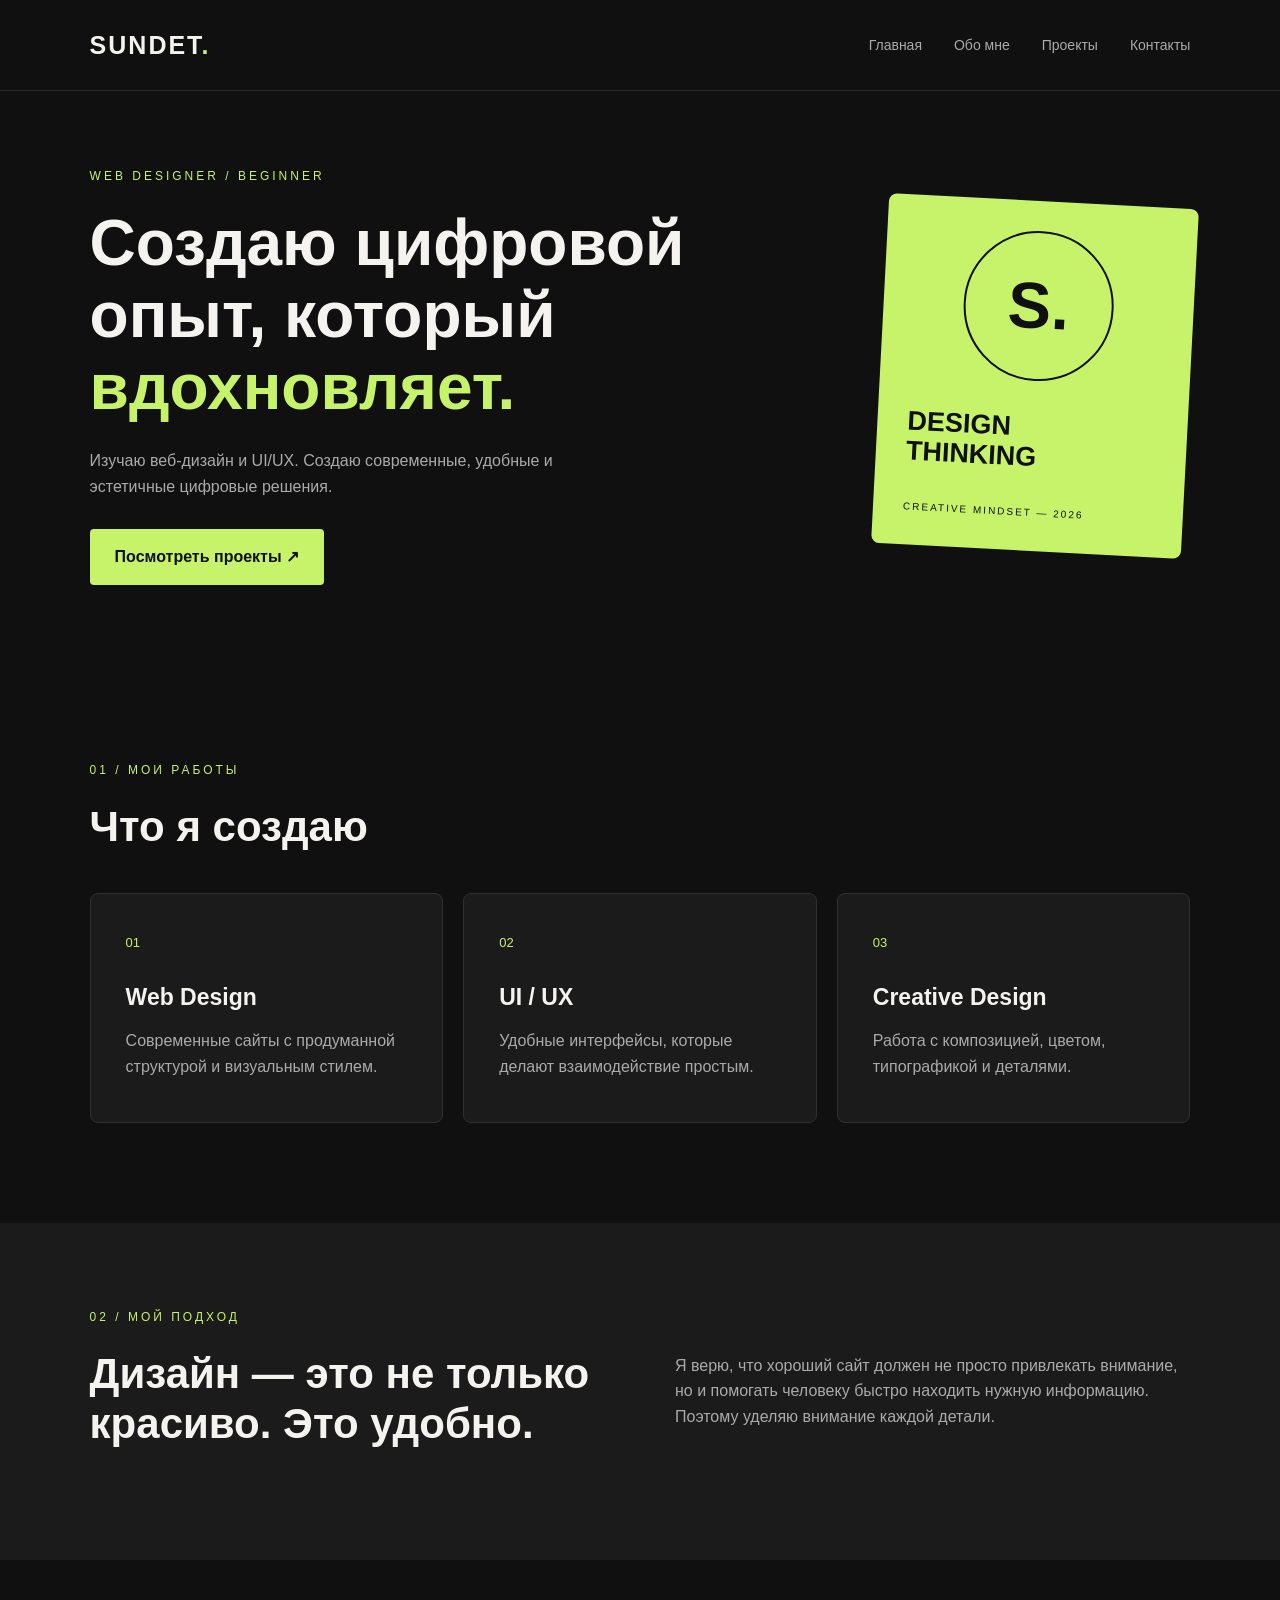
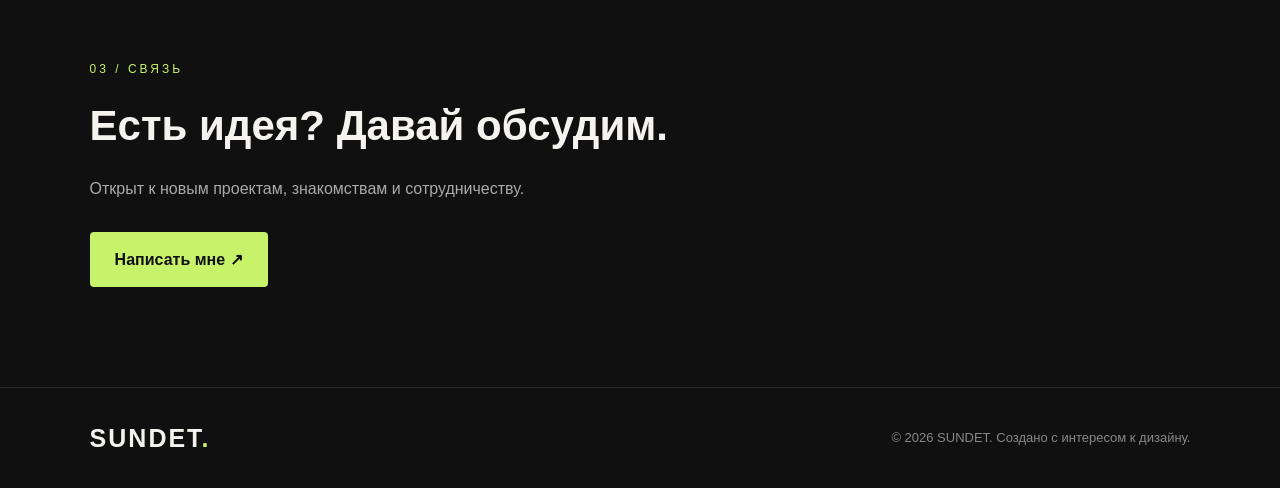
<file: index.html>
<!DOCTYPE html>
<html lang="ru">
<head>
    <meta charset="UTF-8">
    <meta name="viewport" content="width=device-width, initial-scale=1.0">
    <title>Sundet — Web Designer</title>
    <link rel="stylesheet" href="css/style.css">
</head>
<body>

<header class="header">
    <div class="container nav">
        <a href="index.html" class="logo">SUNDET<span>.</span></a>
        <nav>
            <a href="index.html">Главная</a>
            <a href="about.html">Обо мне</a>
            <a href="#projects">Проекты</a>
            <a href="#contacts">Контакты</a>
        </nav>
    </div>
</header>

<main>
    <section class="hero container">
        <div class="hero-content">
            <p class="tag">WEB DESIGNER / BEGINNER</p>
            <h1>Создаю цифровой опыт, который <span>вдохновляет.</span></h1>
            <p class="description">
                Изучаю веб-дизайн и UI/UX. Создаю современные,
                удобные и эстетичные цифровые решения.
            </p>
            <a href="#projects" class="btn">Посмотреть проекты ↗</a>
        </div>
        <div class="hero-card">
            <div class="circle">S.</div>
            <p>DESIGN<br>THINKING</p>
            <span>CREATIVE MINDSET — 2026</span>
        </div>
    </section>

    <section class="section container" id="projects">
        <div class="section-heading">
            <p class="tag">01 / МОИ РАБОТЫ</p>
            <h2>Что я создаю</h2>
        </div>

        <div class="cards">
            <article class="project-card">
                <span class="number">01</span>
                <h3>Web Design</h3>
                <p>Современные сайты с продуманной структурой и визуальным стилем.</p>
            </article>

            <article class="project-card">
                <span class="number">02</span>
                <h3>UI / UX</h3>
                <p>Удобные интерфейсы, которые делают взаимодействие простым.</p>
            </article>

            <article class="project-card">
                <span class="number">03</span>
                <h3>Creative Design</h3>
                <p>Работа с композицией, цветом, типографикой и деталями.</p>
            </article>
        </div>
    </section>

    <section class="about-preview">
        <div class="container about-content">
            <div>
                <p class="tag">02 / МОЙ ПОДХОД</p>
                <h2>Дизайн — это не только красиво. Это удобно.</h2>
            </div>
            <p>
                Я верю, что хороший сайт должен не просто привлекать внимание,
                но и помогать человеку быстро находить нужную информацию.
                Поэтому уделяю внимание каждой детали.
            </p>
        </div>
    </section>

    <section class="section container" id="contacts">
        <p class="tag">03 / СВЯЗЬ</p>
        <h2>Есть идея? Давай обсудим.</h2>
        <p class="description">Открыт к новым проектам, знакомствам и сотрудничеству.</p>
        <a href="mailto:hello@example.com" class="btn">Написать мне ↗</a>
    </section>
</main>

<footer class="footer">
    <div class="container footer-content">
        <a href="index.html" class="logo">SUNDET<span>.</span></a>
        <p>© 2026 SUNDET. Создано с интересом к дизайну.</p>
    </div>
</footer>

</body>
</html>
</file>
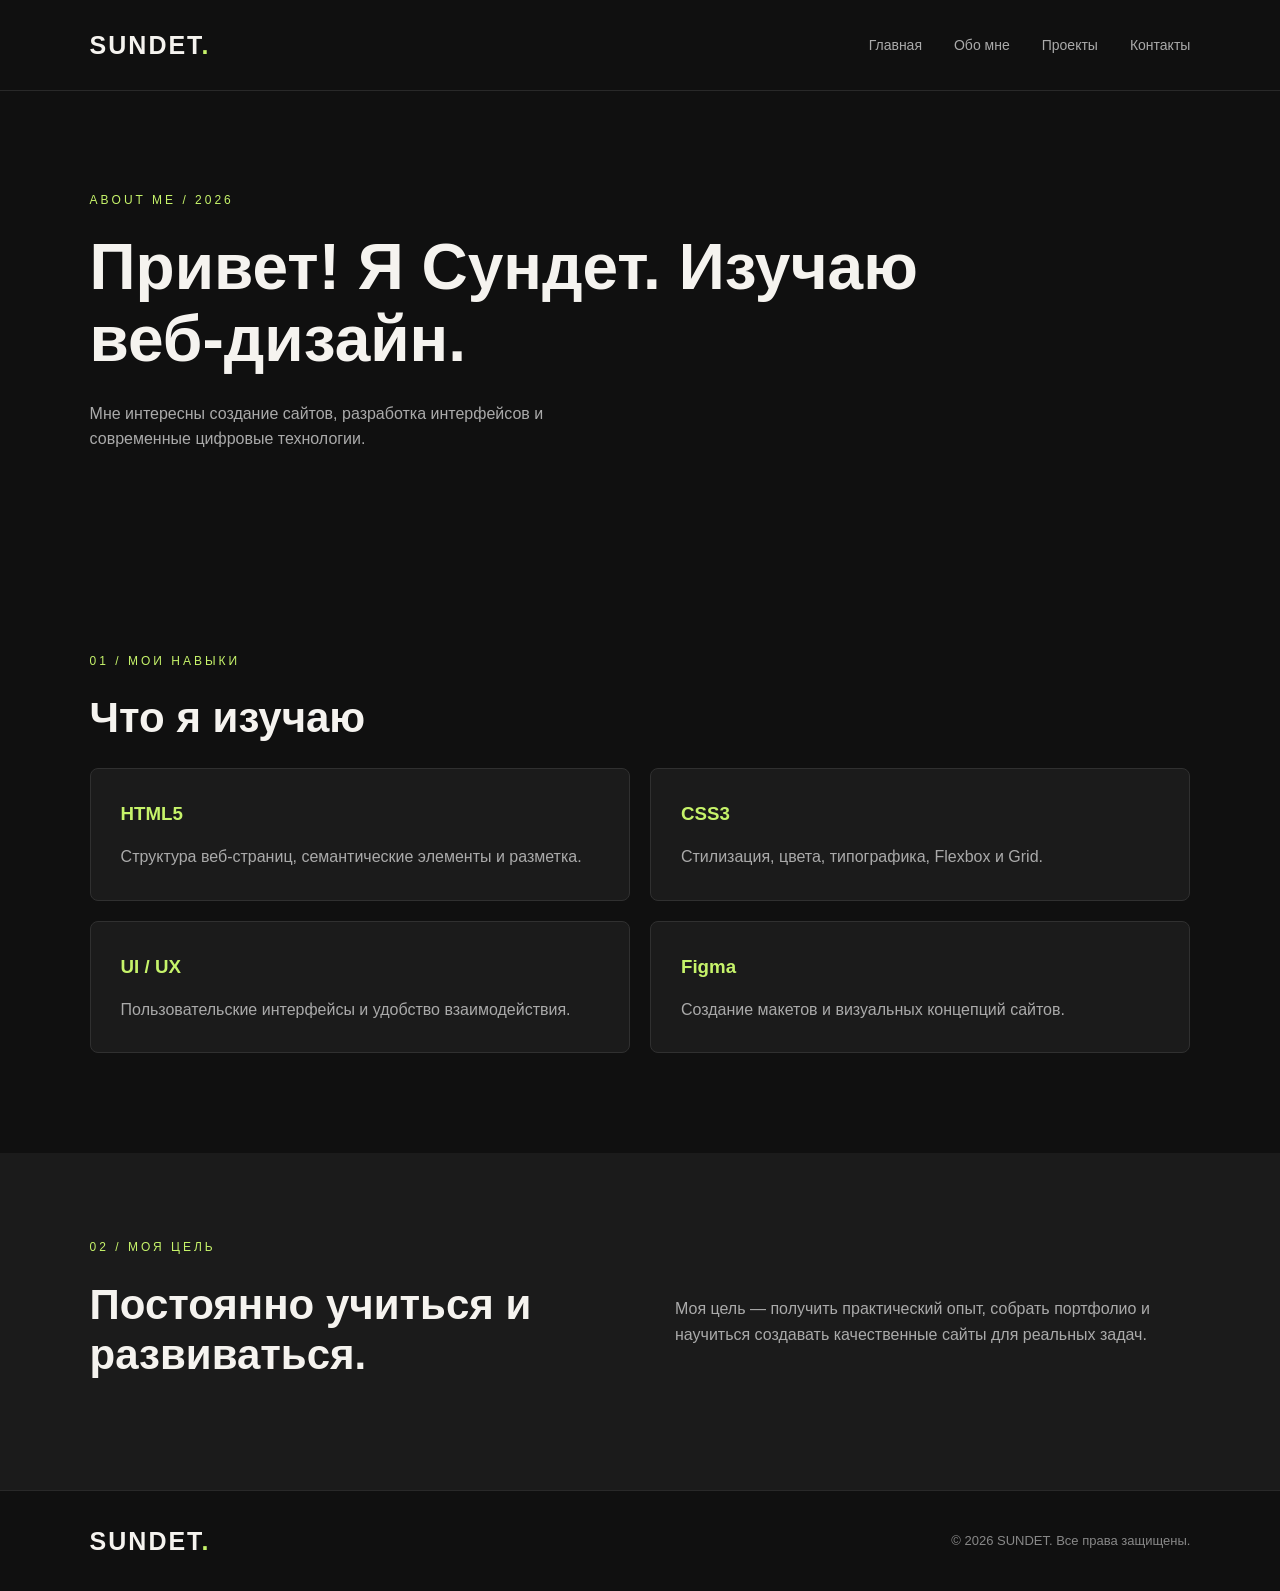
<file: about.html>
<!DOCTYPE html>
<html lang="ru">
<head>
    <meta charset="UTF-8">
    <meta name="viewport" content="width=device-width, initial-scale=1.0">
    <title>Обо мне — SUNDET</title>
    <link rel="stylesheet" href="css/style.css">
</head>
<body>

<header class="header">
    <div class="container nav">
        <a href="index.html" class="logo">SUNDET<span>.</span></a>
        <nav>
            <a href="index.html">Главная</a>
            <a href="about.html">Обо мне</a>
            <a href="index.html#projects">Проекты</a>
            <a href="index.html#contacts">Контакты</a>
        </nav>
    </div>
</header>

<main>
    <section class="container about-hero">
        <p class="tag">ABOUT ME / 2026</p>
        <h1>Привет! Я Сундет. Изучаю <span>веб-дизайн.</span></h1>
        <p class="description">
            Мне интересны создание сайтов, разработка интерфейсов
            и современные цифровые технологии.
        </p>
    </section>

    <section class="container section">
        <p class="tag">01 / МОИ НАВЫКИ</p>
        <h2>Что я изучаю</h2>

        <div class="info-grid">
            <article class="info-card">
                <h3>HTML5</h3>
                <p>Структура веб-страниц, семантические элементы и разметка.</p>
            </article>

            <article class="info-card">
                <h3>CSS3</h3>
                <p>Стилизация, цвета, типографика, Flexbox и Grid.</p>
            </article>

            <article class="info-card">
                <h3>UI / UX</h3>
                <p>Пользовательские интерфейсы и удобство взаимодействия.</p>
            </article>

            <article class="info-card">
                <h3>Figma</h3>
                <p>Создание макетов и визуальных концепций сайтов.</p>
            </article>
        </div>
    </section>

    <section class="about-preview">
        <div class="container about-content">
            <div>
                <p class="tag">02 / МОЯ ЦЕЛЬ</p>
                <h2>Постоянно учиться и развиваться.</h2>
            </div>
            <p>
                Моя цель — получить практический опыт, собрать портфолио
                и научиться создавать качественные сайты для реальных задач.
            </p>
        </div>
    </section>
</main>

<footer class="footer">
    <div class="container footer-content">
        <a href="index.html" class="logo">SUNDET<span>.</span></a>
        <p>© 2026 SUNDET. Все права защищены.</p>
    </div>
</footer>

</body>
</html>
</file>
<file: css/style.css>
* {
    margin: 0;
    padding: 0;
    box-sizing: border-box;
}

html {
    scroll-behavior: smooth;
}

body {
    font-family: Arial, sans-serif;
    background: #101010;
    color: #f5f3ef;
    line-height: 1.6;
}

a {
    text-decoration: none;
    color: inherit;
}

.container {
    width: 86%;
    max-width: 1200px;
    margin: 0 auto;
}

.header {
    border-bottom: 1px solid #292929;
    padding: 25px 0;
}

.nav {
    display: flex;
    align-items: center;
    justify-content: space-between;
}

.logo {
    font-size: 25px;
    font-weight: 800;
    letter-spacing: 2px;
}

.logo span,
.hero h1 span {
    color: #c6f36a;
}

nav {
    display: flex;
    gap: 32px;
}

nav a {
    color: #aaa;
    font-size: 14px;
    transition: color 0.3s;
}

nav a:hover {
    color: #c6f36a;
}

.hero {
    min-height: 570px;
    display: flex;
    align-items: center;
    justify-content: space-between;
    gap: 50px;
}

.hero-content {
    max-width: 650px;
}

.tag {
    color: #c6f36a;
    font-size: 12px;
    letter-spacing: 3px;
    margin-bottom: 22px;
}

h1 {
    font-size: 64px;
    line-height: 1.12;
    margin-bottom: 25px;
}

.description {
    color: #aaa;
    max-width: 550px;
    margin-bottom: 30px;
}

.btn {
    display: inline-block;
    background: #c6f36a;
    color: #101010;
    padding: 15px 25px;
    font-weight: bold;
    border-radius: 4px;
    transition: 0.3s;
}

.btn:hover {
    background: white;
    transform: translateY(-3px);
}

.hero-card {
    width: 310px;
    height: 350px;
    background: #c6f36a;
    color: #101010;
    border-radius: 8px;
    padding: 30px;
    display: flex;
    flex-direction: column;
    justify-content: space-between;
    transform: rotate(3deg);
}

.circle {
    width: 150px;
    height: 150px;
    border: 2px solid #101010;
    border-radius: 50%;
    display: grid;
    place-items: center;
    font-size: 65px;
    font-weight: bold;
    align-self: center;
}

.hero-card p {
    font-size: 27px;
    font-weight: bold;
    line-height: 1.1;
}

.hero-card span {
    font-size: 10px;
    letter-spacing: 2px;
}

.section {
    padding-top: 100px;
    padding-bottom: 100px;
}

.section-heading {
    margin-bottom: 40px;
}

h2 {
    font-size: 42px;
    line-height: 1.2;
    margin-bottom: 25px;
}

.cards {
    display: grid;
    grid-template-columns: repeat(3, 1fr);
    gap: 20px;
}

.project-card {
    background: #1b1b1b;
    border: 1px solid #303030;
    padding: 35px;
    min-height: 230px;
    border-radius: 8px;
    transition: 0.3s;
}

.project-card:hover {
    border-color: #c6f36a;
    transform: translateY(-5px);
}

.number {
    color: #c6f36a;
    font-size: 13px;
}

.project-card h3 {
    font-size: 23px;
    margin: 25px 0 12px;
}

.project-card p,
.about-content > p {
    color: #aaa;
}

.about-preview {
    background: #1b1b1b;
    padding: 85px 0;
}

.about-content {
    display: flex;
    justify-content: space-between;
    align-items: center;
    gap: 70px;
}

.about-content > div,
.about-content > p {
    flex: 1;
}

.about-content h2 {
    max-width: 500px;
}

.footer {
    border-top: 1px solid #292929;
    padding: 30px 0;
}

.footer-content {
    display: flex;
    align-items: center;
    justify-content: space-between;
    gap: 20px;
}

.footer p {
    color: #888;
    font-size: 13px;
}

.about-hero {
    padding: 100px 0 70px;
}

.about-hero h1 {
    max-width: 850px;
}

.info-grid {
    display: grid;
    grid-template-columns: repeat(2, 1fr);
    gap: 20px;
}

.info-card {
    padding: 30px;
    background: #1b1b1b;
    border: 1px solid #303030;
    border-radius: 8px;
}

.info-card h3 {
    margin-bottom: 15px;
    color: #c6f36a;
}

.info-card p {
    color: #aaa;
}

/* Адаптация для планшетов */
@media (max-width: 800px) {
    .container {
        width: 90%;
    }

    .hero {
        min-height: auto;
        padding-top: 80px;
        padding-bottom: 80px;
        flex-direction: column;
        align-items: flex-start;
    }

    .hero-card {
        align-self: center;
    }

    h1 {
        font-size: 48px;
    }

    .cards {
        grid-template-columns: repeat(2, 1fr);
    }

    .about-content {
        flex-direction: column;
        align-items: flex-start;
        gap: 20px;
    }
}

/* Адаптация для телефонов */
@media (max-width: 560px) {
    .container {
        width: 90%;
    }

    .header {
        padding: 20px 0;
    }

    .nav {
        flex-direction: column;
        gap: 18px;
    }

    nav {
        gap: 15px;
        flex-wrap: wrap;
        justify-content: center;
    }

    nav a {
        font-size: 12px;
    }

    .hero {
        padding-top: 60px;
        padding-bottom: 50px;
    }

    h1 {
        font-size: 38px;
    }

    h2 {
        font-size: 32px;
    }

    .hero-card {
        width: 100%;
        max-width: 310px;
        height: 300px;
    }

    .cards,
    .info-grid {
        grid-template-columns: 1fr;
    }

    .section {
        padding-top: 65px;
        padding-bottom: 65px;
    }

    .about-preview {
        padding: 60px 0;
    }

    .about-hero {
        padding-top: 65px;
    }

    .footer-content {
        flex-direction: column;
        align-items: flex-start;
    }

    .footer p {
        font-size: 11px;
    }
}

/* Эффекты наведения и фокуса */
a:focus-visible {
    outline: 2px solid #c6f36a;
    outline-offset: 5px;
}

button:focus-visible {
    outline: 2px solid #c6f36a;
    outline-offset: 5px;
}

/* Улучшенная навигация на маленьком экране */
@media (max-width: 560px) {
    .nav {
        gap: 22px;
    }

    nav {
        width: 100%;
        justify-content: space-between;
        gap: 8px;
    }

    nav a {
        padding: 8px 5px;
        border-bottom: 1px solid transparent;
    }

    nav a:hover {
        border-bottom-color: #c6f36a;
    }
}
</file>
